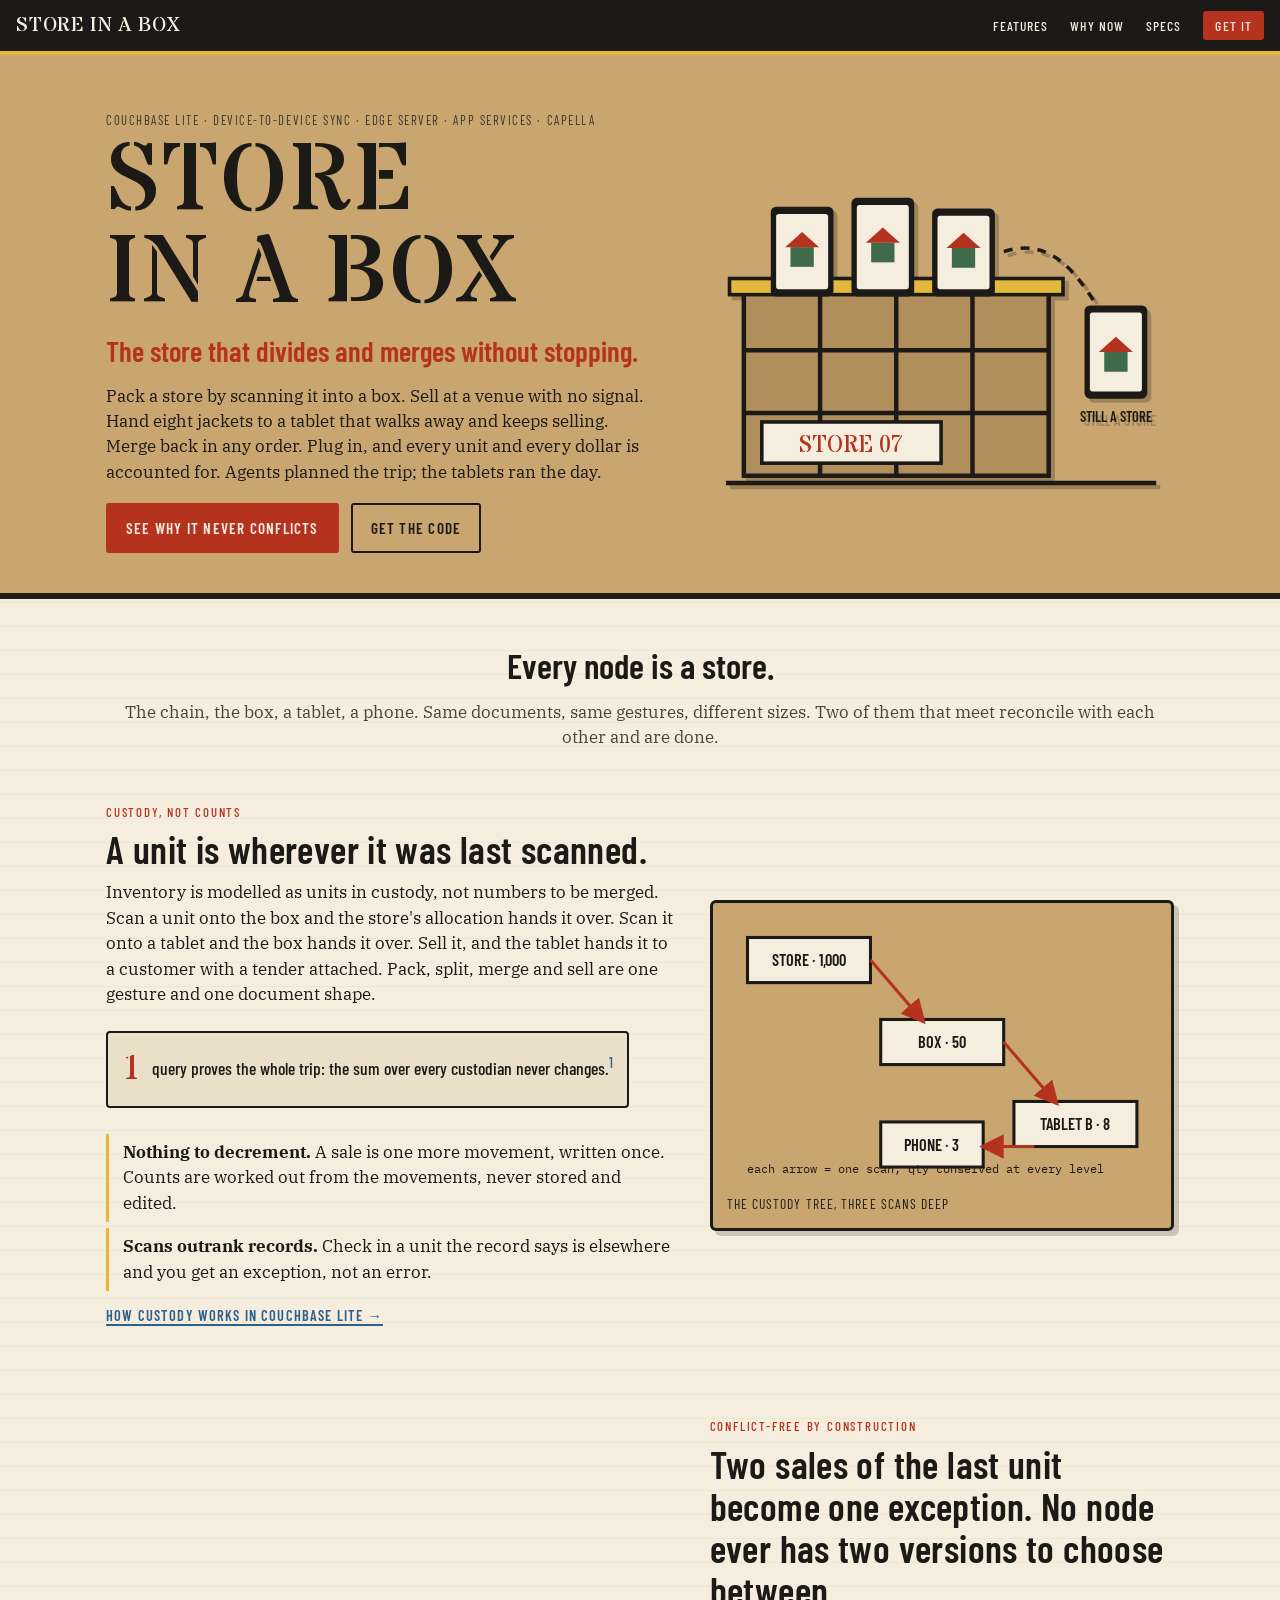
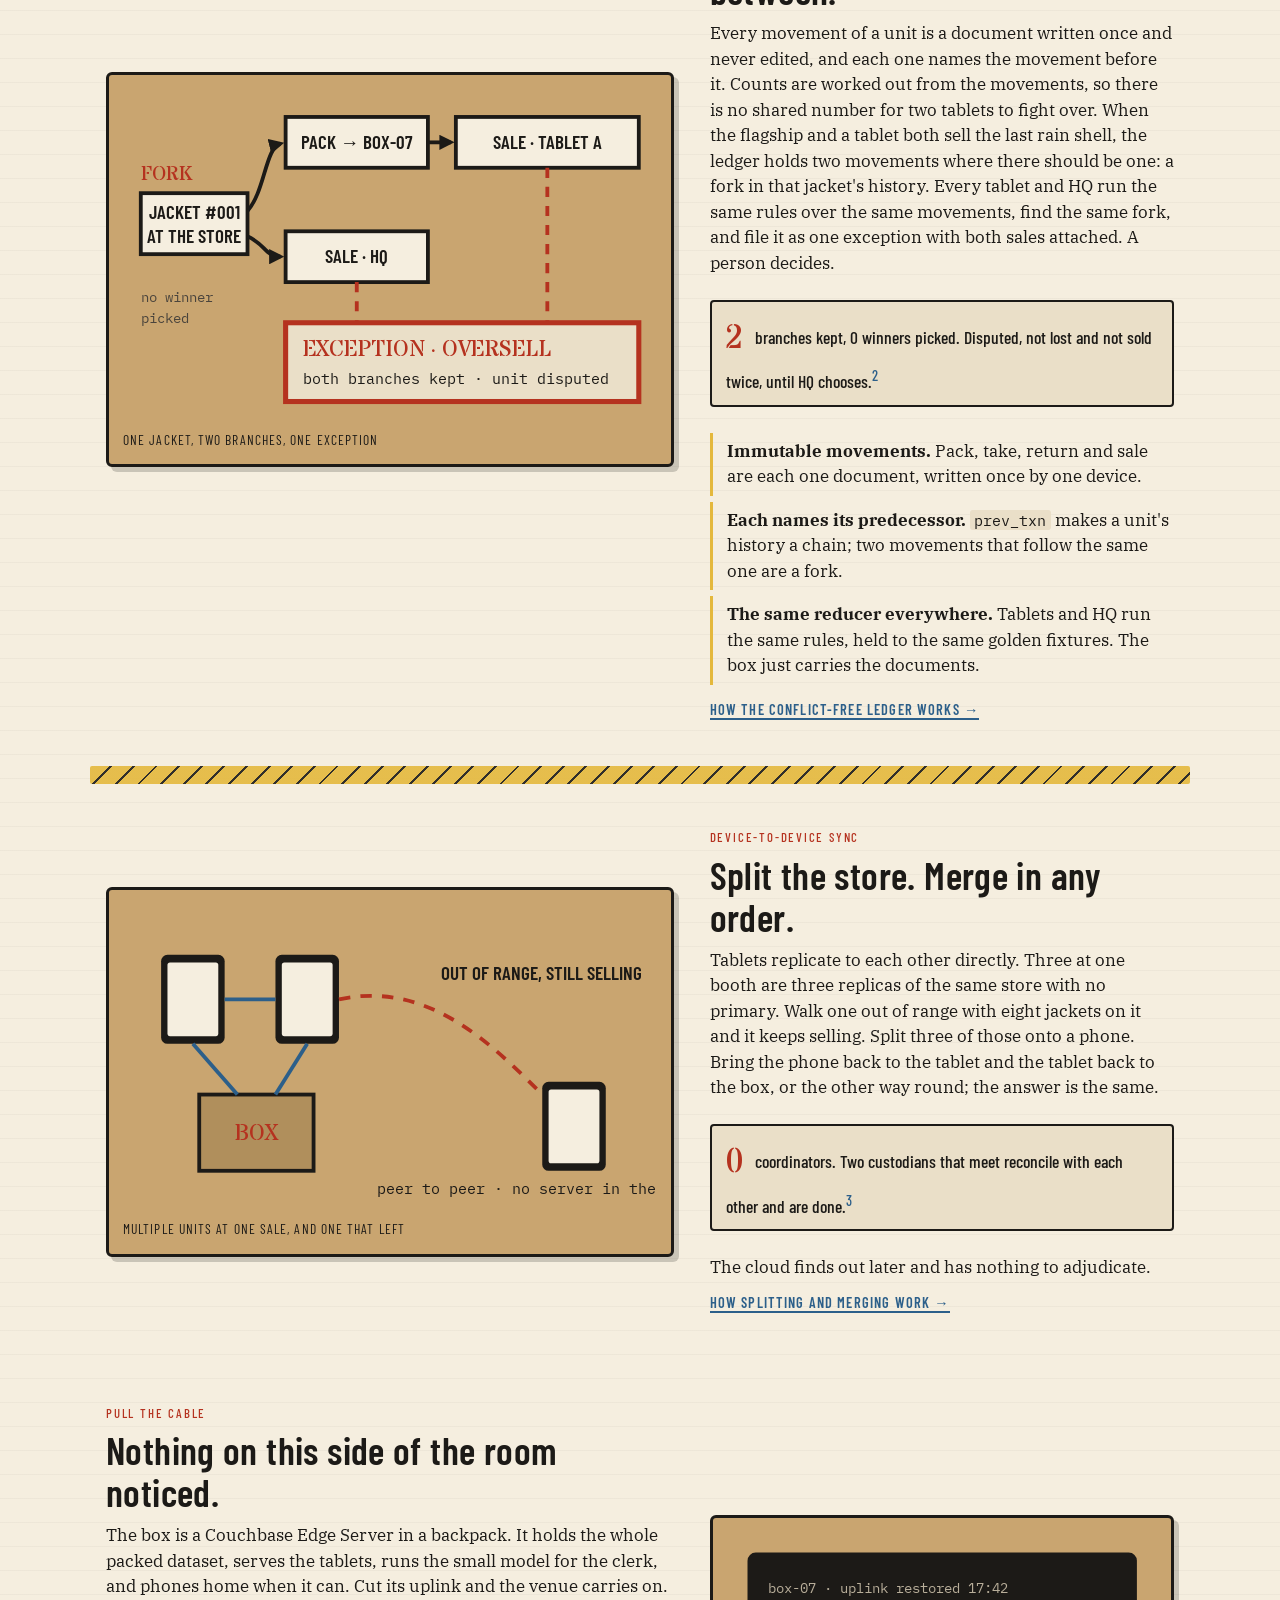
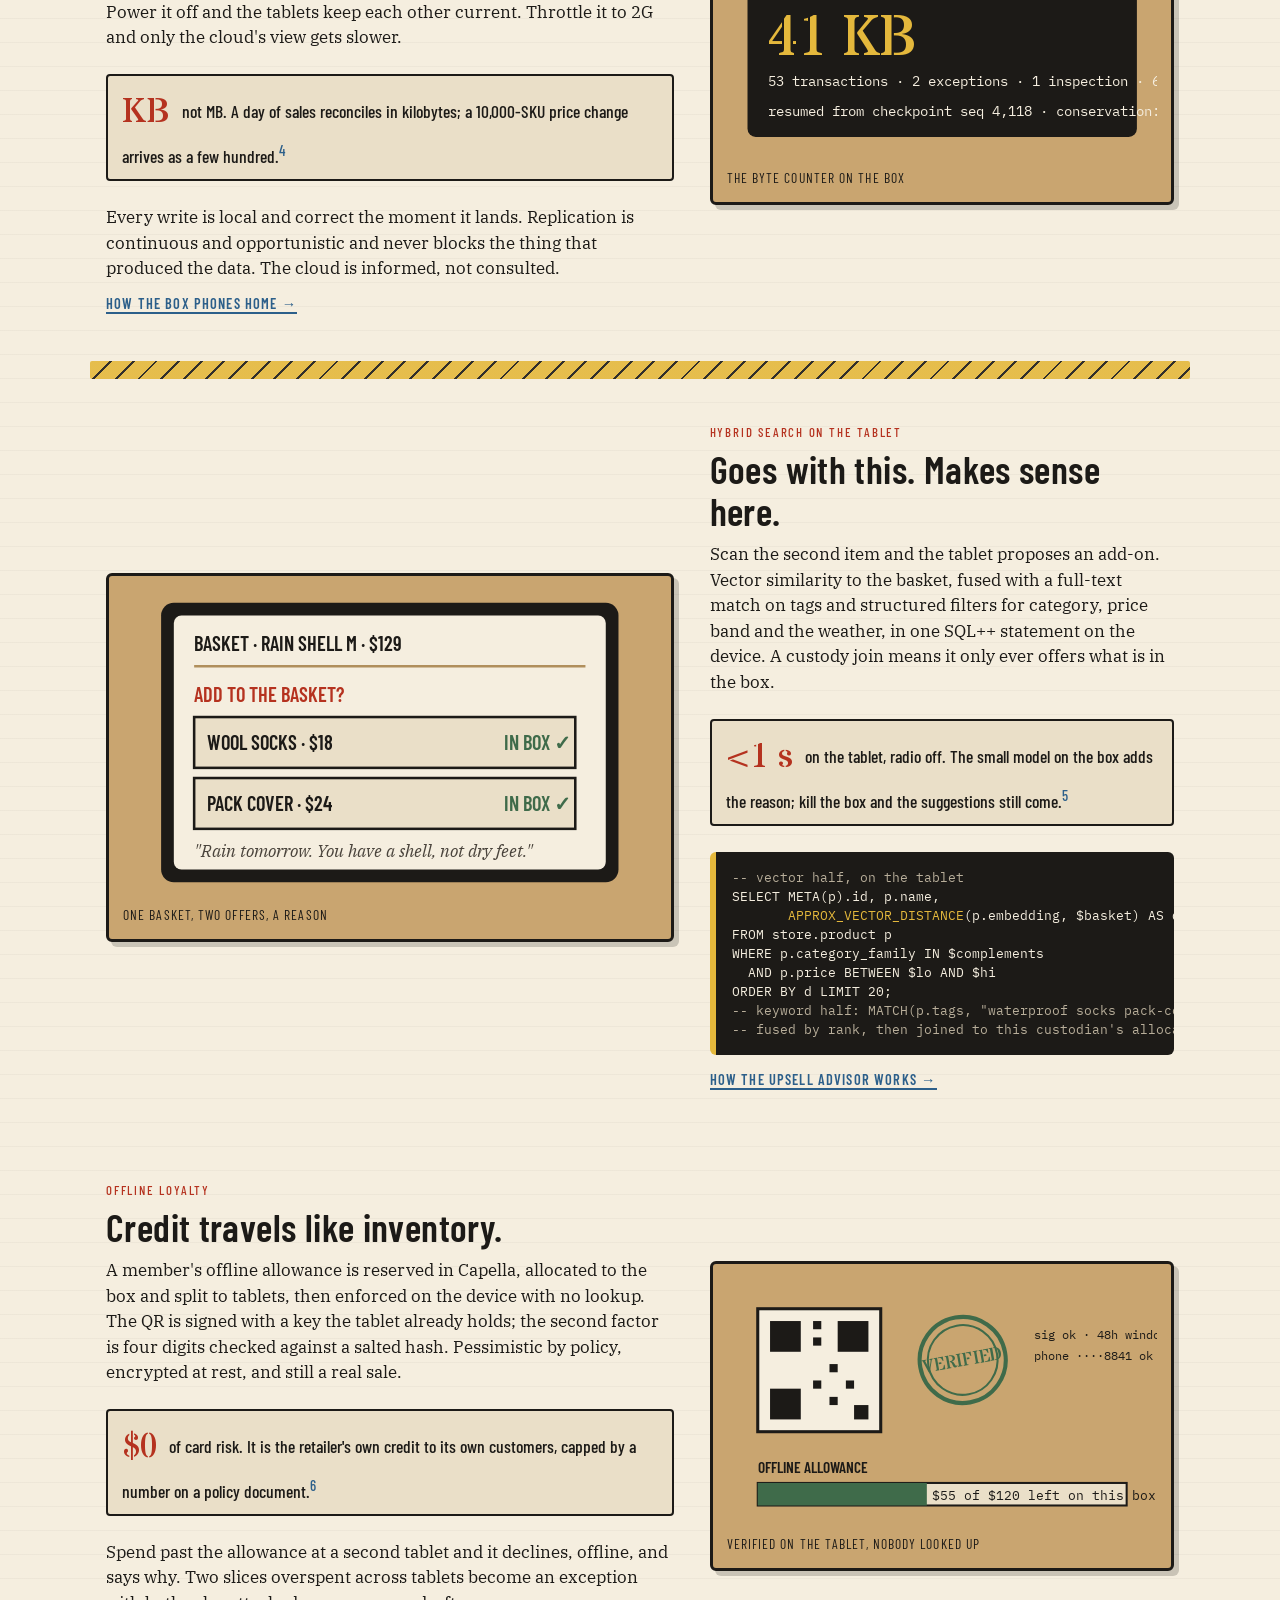
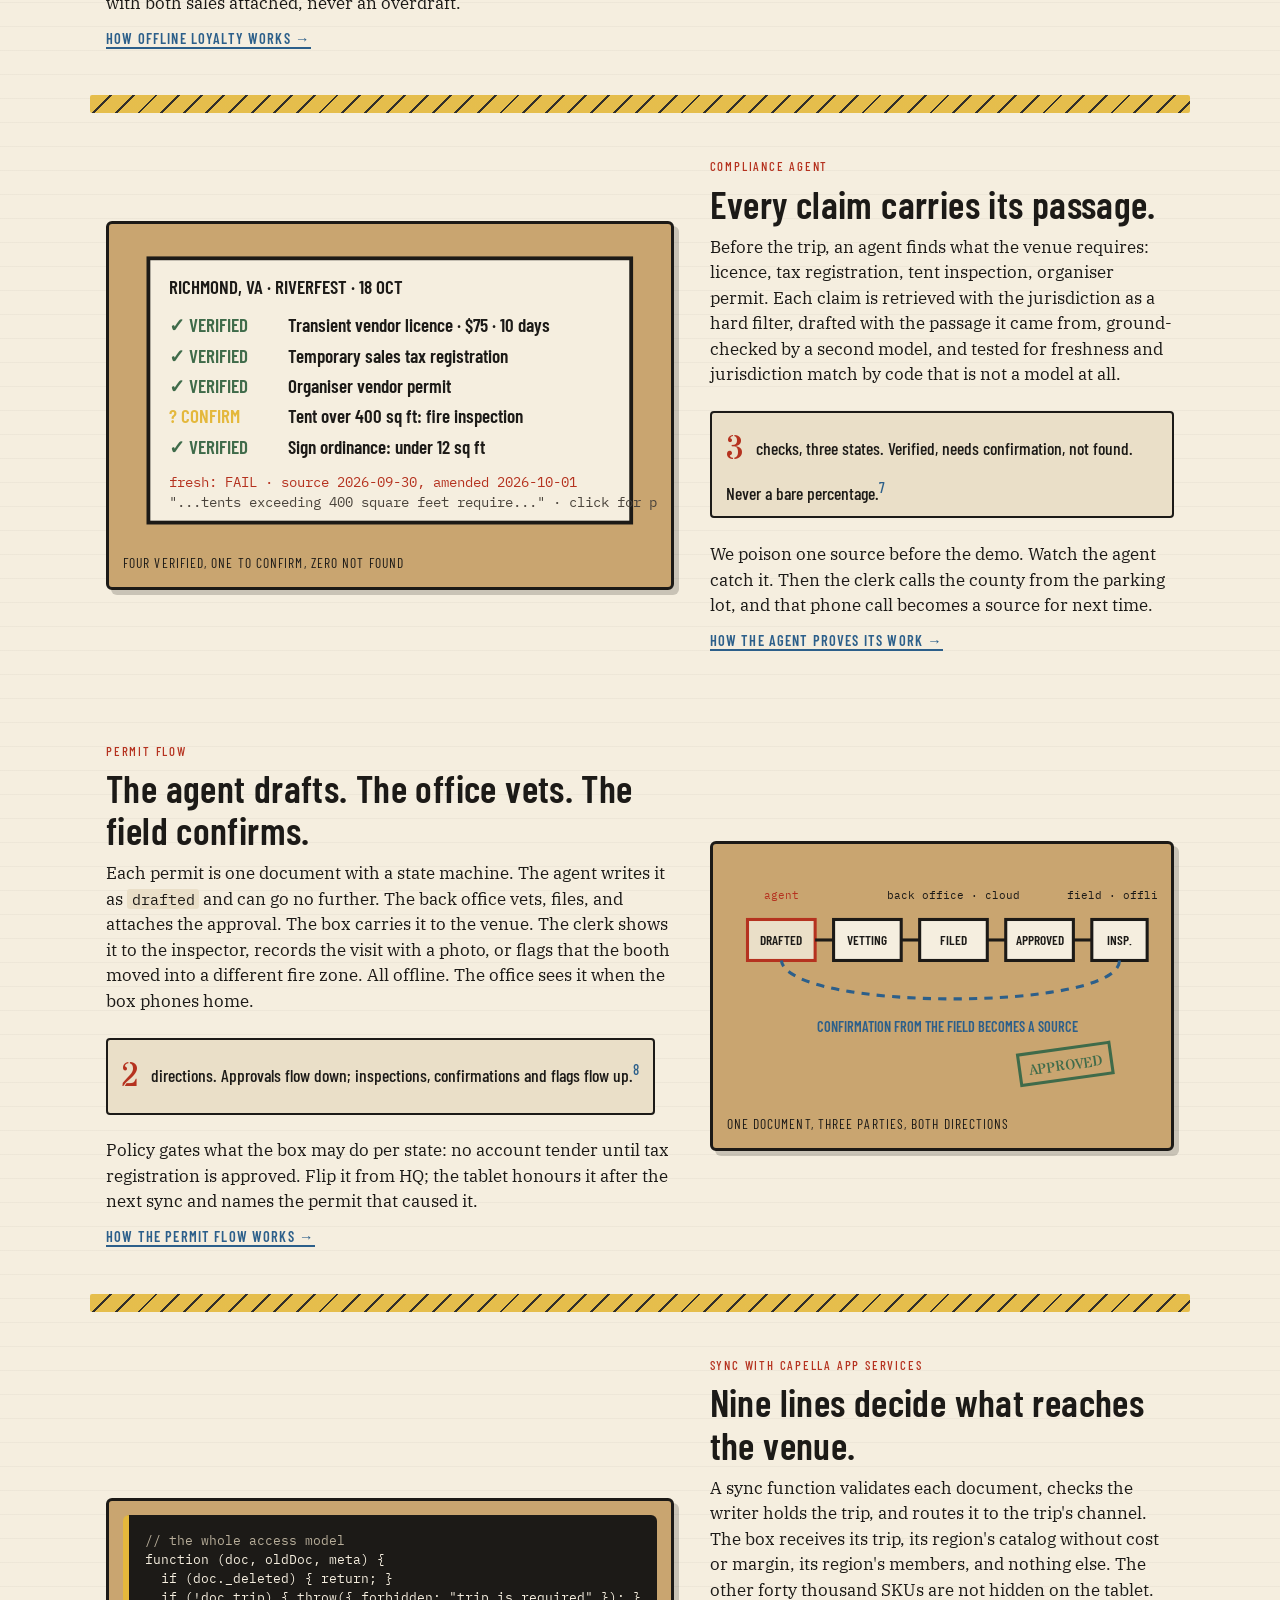
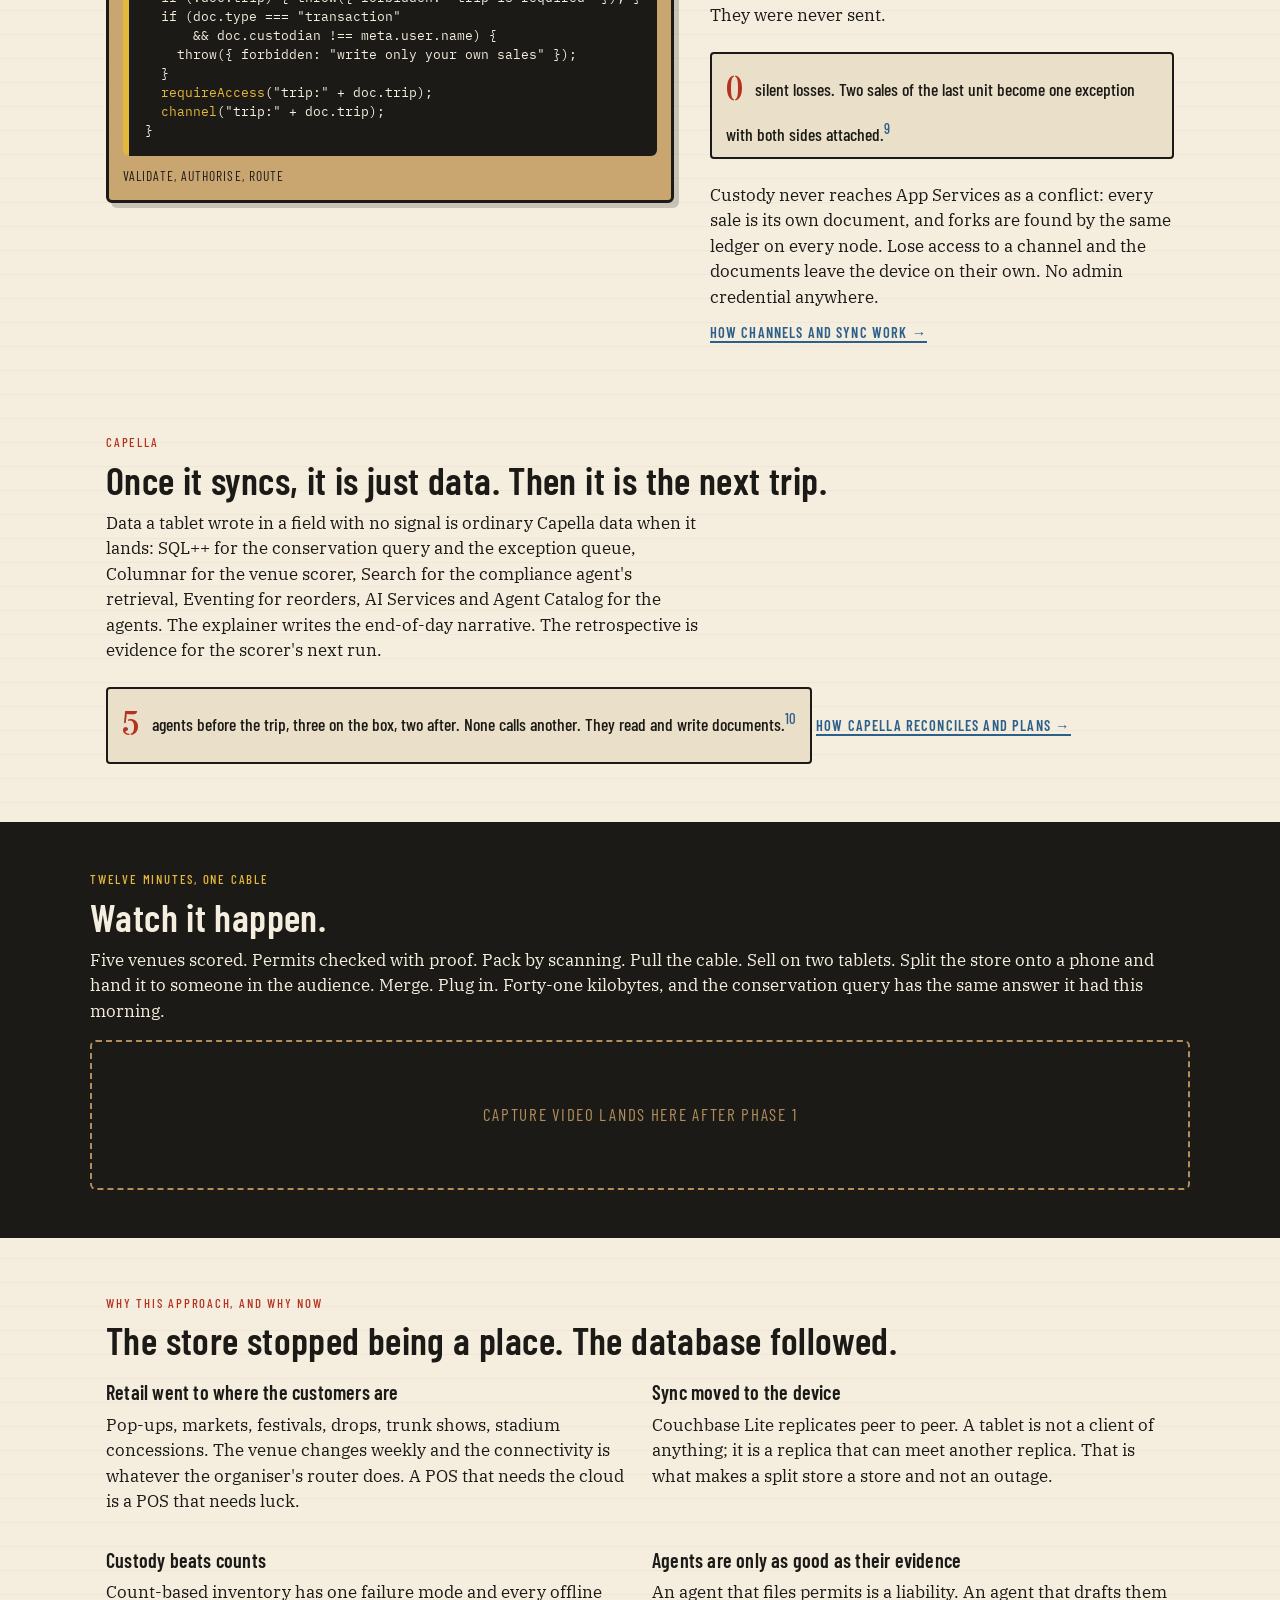
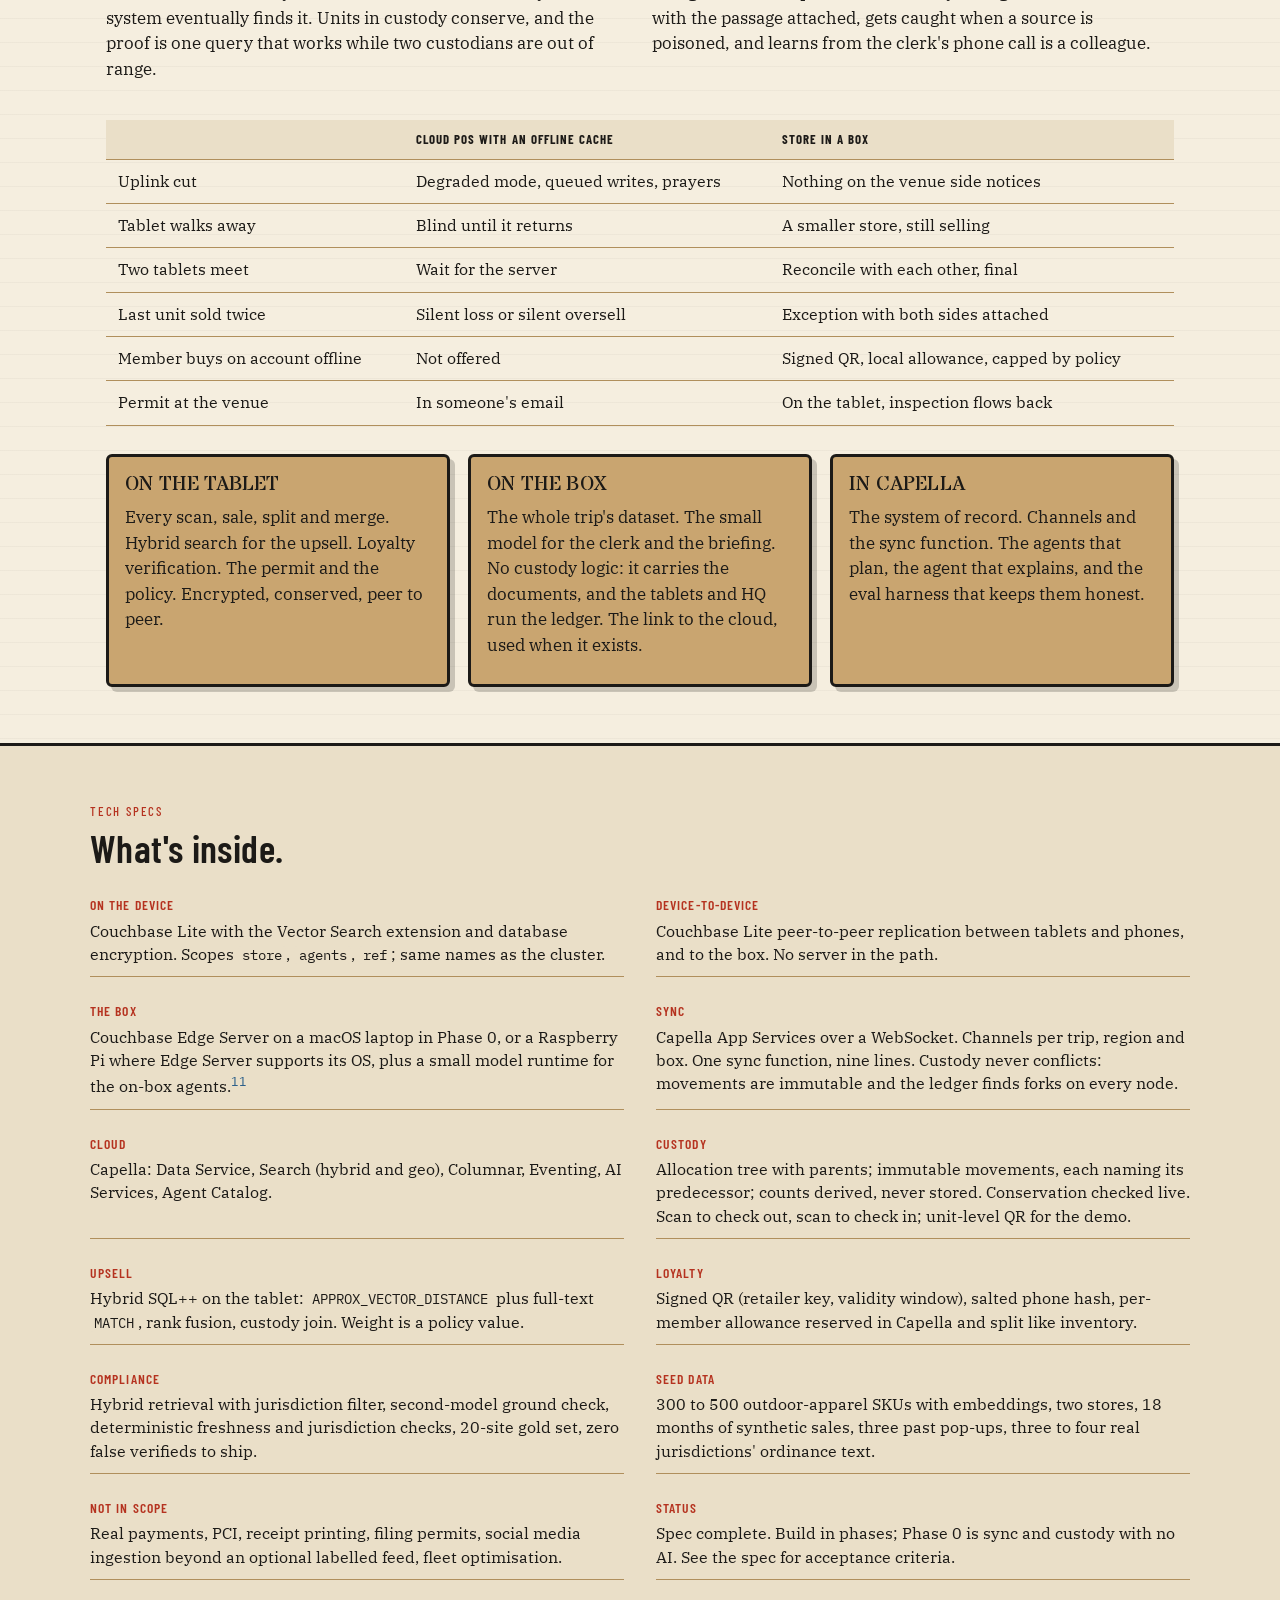
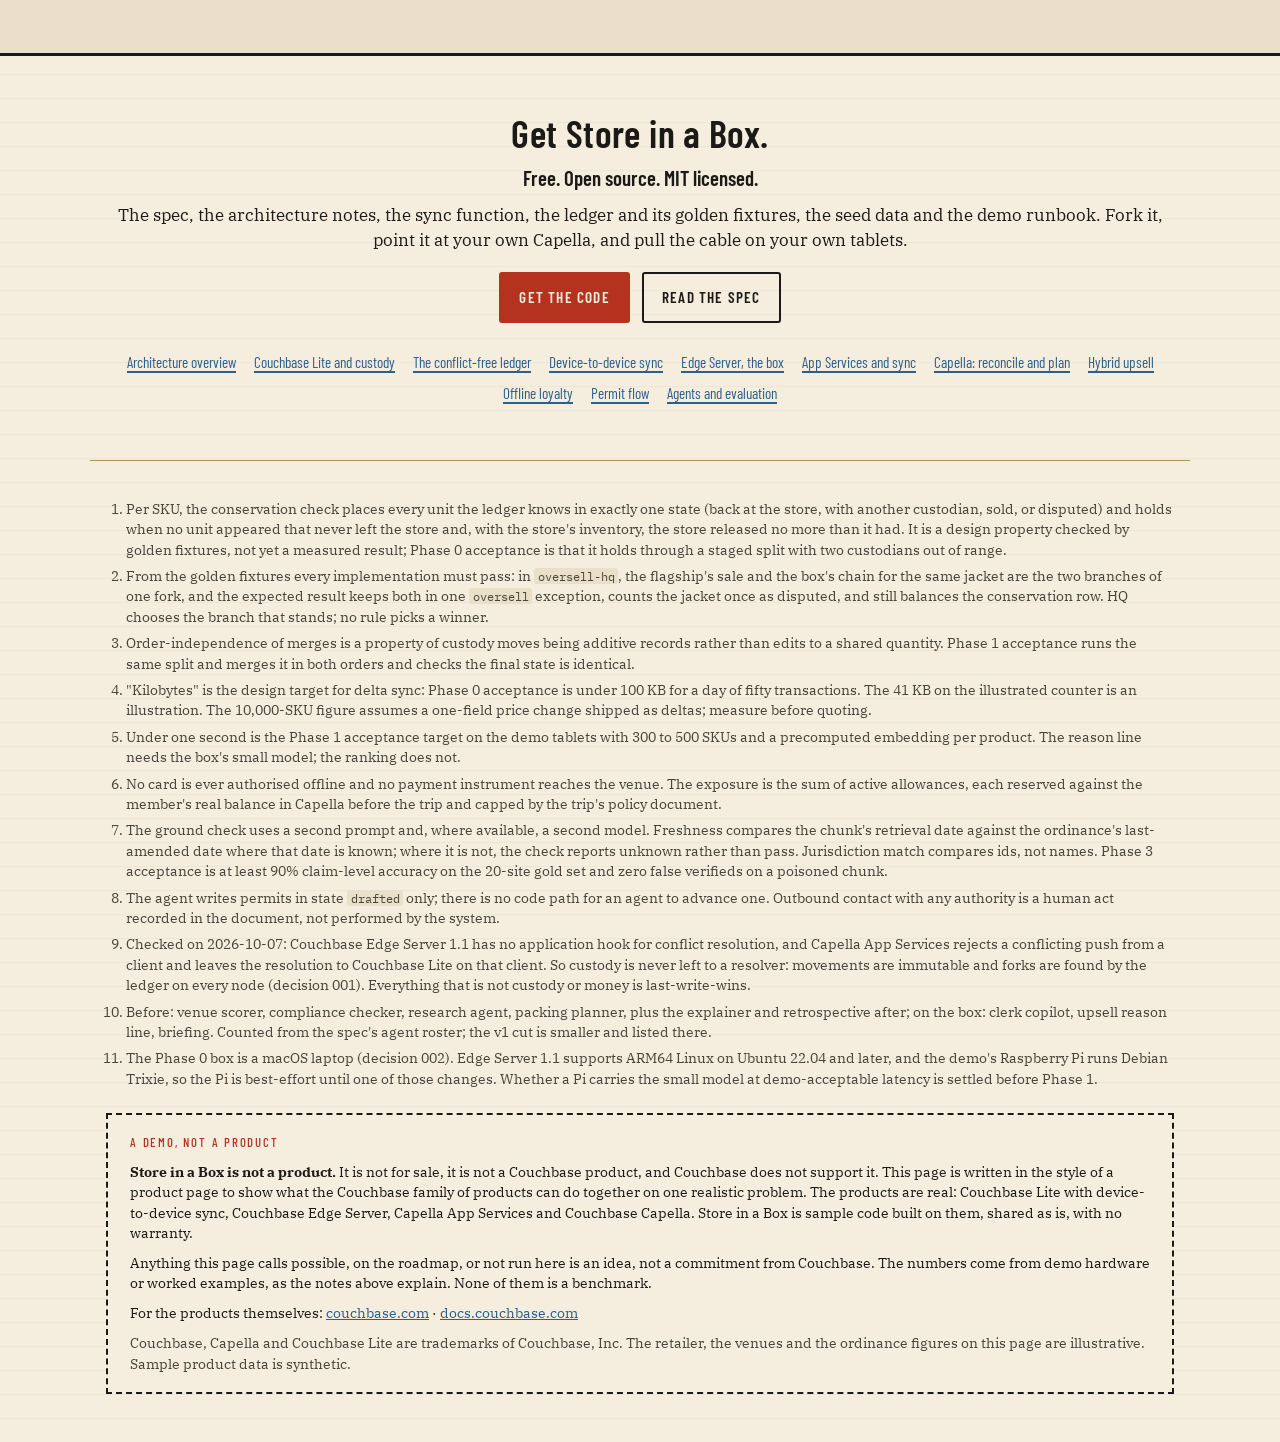
<file: site/index.html>
<!doctype html>
<html lang="en">
<head>
<meta charset="utf-8">
<meta name="viewport" content="width=device-width, initial-scale=1">
<title>Store in a Box</title>
<meta name="description" content="A retail store that packs itself into a box, sells with no signal, splits into pieces that keep selling, and rejoins the chain with every unit accounted for. Built on Couchbase Lite, Edge Server, App Services and Capella. Open source demo.">
<meta property="og:title" content="Store in a Box: the store that divides and merges without stopping">
<meta property="og:description" content="Pack by scanning. Pull the cable. Split the store. Merge in any order. Reconcile without the cloud. Couchbase Lite, Edge Server, App Services, Capella.">
<meta property="og:image" content="images/banner.png">
<link rel="preconnect" href="https://fonts.googleapis.com">
<link rel="preconnect" href="https://fonts.gstatic.com" crossorigin>
<link rel="stylesheet" href="https://fonts.googleapis.com/css2?family=Stardos+Stencil:wght@400;700&family=Barlow+Condensed:wght@500;600&family=IBM+Plex+Serif:ital,wght@0,400;0,600;1,400&family=IBM+Plex+Mono&display=swap">
<link rel="stylesheet" href="styles.css">
</head>
<body>

<nav class="topnav">
  <a class="brand" href="#top">STORE IN A BOX</a>
  <div class="links">
    <a href="#features">Features</a>
    <a href="#why-now">Why now</a>
    <a href="#specs">Specs</a>
    <a class="buy" href="#get-it">Get it</a>
  </div>
</nav>

<!-- ============================== HERO ============================== -->
<header class="hero" id="top">
  <div class="hero-inner">
    <div class="hero-copy">
      <p class="eyebrow">Couchbase Lite · Device-to-device sync · Edge Server · App Services · Capella</p>
      <h1>STORE<br>IN A BOX</h1>
      <p class="tagline">The store that divides and merges without stopping.</p>
      <p class="lede">Pack a store by scanning it into a box. Sell at a venue with no signal. Hand eight jackets to a tablet that walks away and keeps selling. Merge back in any order. Plug in, and every unit and every dollar is accounted for. Agents planned the trip; the tablets ran the day.</p>
      <div class="ctas">
        <a class="btn primary" href="#ledger">See why it never conflicts</a>
        <a class="btn outline" href="https://github.com/omnifroodle/store-in-a-box">Get the code</a>
      </div>
    </div>
    <figure class="hero-fig">
      <svg class="crate" viewBox="0 0 520 400" aria-labelledby="crate-title" role="img">
        <title id="crate-title">A shipping crate open at the top; three tablets stand in it, each marked with a small store icon; a fourth tablet is walking away to the right with a dotted line back to the crate.</title>
        <!-- crate body -->
        <rect x="40" y="150" width="340" height="210" fill="#B08F5C" stroke="#1C1A17" stroke-width="5"/>
        <g stroke="#1C1A17" stroke-width="5" fill="none">
          <line x1="40" y1="220" x2="380" y2="220"/><line x1="40" y1="290" x2="380" y2="290"/>
          <line x1="125" y1="150" x2="125" y2="360"/><line x1="210" y1="150" x2="210" y2="360"/><line x1="295" y1="150" x2="295" y2="360"/>
        </g>
        <!-- stencil label -->
        <rect x="60" y="300" width="200" height="46" fill="#F5EEDF" stroke="#1C1A17" stroke-width="4"/>
        <text x="160" y="333" text-anchor="middle" font-family="Stardos Stencil, Impact, sans-serif" font-size="26" fill="#B5321F">STORE 07</text>
        <!-- tape -->
        <rect x="24" y="140" width="372" height="18" fill="#E4B83C" stroke="#1C1A17" stroke-width="4"/>
        <!-- tablets in the crate -->
        <g>
          <rect x="70" y="60" width="70" height="100" rx="6" fill="#1C1A17"/><rect x="76" y="68" width="58" height="84" rx="3" fill="#F5EEDF"/>
          <rect x="160" y="50" width="70" height="110" rx="6" fill="#1C1A17"/><rect x="166" y="58" width="58" height="94" rx="3" fill="#F5EEDF"/>
          <rect x="250" y="62" width="70" height="98" rx="6" fill="#1C1A17"/><rect x="256" y="70" width="58" height="82" rx="3" fill="#F5EEDF"/>
          <!-- little store icons -->
          <g fill="#3F6B4A"><rect x="92" y="105" width="26" height="22"/><rect x="182" y="100" width="26" height="22"/><rect x="272" y="106" width="26" height="22"/></g>
          <g fill="#B5321F"><polygon points="86,105 105,88 124,105"/><polygon points="176,100 195,83 214,100"/><polygon points="266,106 285,89 304,106"/></g>
        </g>
        <!-- walking-away tablet -->
        <g>
          <path d="M330 110 C 390 90, 420 150, 440 180" stroke="#1C1A17" stroke-width="4" stroke-dasharray="10 9" fill="none"/>
          <rect x="420" y="170" width="70" height="104" rx="6" fill="#1C1A17"/><rect x="426" y="178" width="58" height="88" rx="3" fill="#F5EEDF"/>
          <rect x="442" y="222" width="26" height="22" fill="#3F6B4A"/><polygon points="436,222 455,205 474,222" fill="#B5321F"/>
          <text x="455" y="300" text-anchor="middle" font-family="Barlow Condensed, sans-serif" font-weight="600" font-size="16" fill="#1C1A17">STILL A STORE</text>
        </g>
        <!-- ground -->
        <line x1="20" y1="368" x2="500" y2="368" stroke="#1C1A17" stroke-width="5"/>
      </svg>
    </figure>
  </div>
</header>

<section class="statement">
  <p>Every node is a store.</p>
  <p class="quiet">The chain, the box, a tablet, a phone. Same documents, same gestures, different sizes. Two of them that meet reconcile with each other and are done.</p>
</section>

<!-- ============================ FEATURES ============================ -->
<div id="features">

<section class="feature">
  <div class="copy">
    <p class="kicker">Custody, not counts</p>
    <h2>A unit is wherever it was last scanned.</h2>
    <p>Inventory is modelled as units in custody, not numbers to be merged. Scan a unit onto the box and the store's allocation hands it over. Scan it onto a tablet and the box hands it over. Sell it, and the tablet hands it to a customer with a tender attached. Pack, split, merge and sell are one gesture and one document shape.</p>
    <div class="bignum"><span>1</span> query proves the whole trip: the sum over every custodian never changes.<sup><a href="#fn1">1</a></sup></div>
    <ul class="facts">
      <li><b>Nothing to decrement.</b> A sale is one more movement, written once. Counts are worked out from the movements, never stored and edited.</li>
      <li><b>Scans outrank records.</b> Check in a unit the record says is elsewhere and you get an exception, not an error.</li>
    </ul>
    <a class="more" href="https://github.com/omnifroodle/store-in-a-box/blob/main/docs/architecture/couchbase-lite-custody.md">How custody works in Couchbase Lite →</a>
  </div>
  <figure class="card">
    <svg viewBox="0 0 420 260" role="img" aria-label="Custody tree: store 1000 units, box 50, tablet B 8, phone 3. Each arrow is a scan.">
      <g font-family="Barlow Condensed, sans-serif" font-weight="600" font-size="16" fill="#1C1A17">
        <rect x="20" y="20" width="120" height="44" fill="#F5EEDF" stroke="#1C1A17" stroke-width="3"/><text x="80" y="48" text-anchor="middle">STORE · 1,000</text>
        <rect x="150" y="100" width="120" height="44" fill="#F5EEDF" stroke="#1C1A17" stroke-width="3"/><text x="210" y="128" text-anchor="middle">BOX · 50</text>
        <rect x="280" y="180" width="120" height="44" fill="#F5EEDF" stroke="#1C1A17" stroke-width="3"/><text x="340" y="208" text-anchor="middle">TABLET B · 8</text>
        <rect x="150" y="200" width="100" height="44" fill="#F5EEDF" stroke="#1C1A17" stroke-width="3"/><text x="200" y="228" text-anchor="middle">PHONE · 3</text>
      </g>
      <g stroke="#B5321F" stroke-width="3" fill="none" marker-end="url(#arr)">
        <path d="M140 42 L 190 100"/><path d="M270 122 L 320 180"/><path d="M300 224 L 252 224"/>
      </g>
      <defs><marker id="arr" markerWidth="8" markerHeight="8" refX="6" refY="4" orient="auto"><path d="M0,0 L8,4 L0,8 z" fill="#B5321F"/></marker></defs>
      <text x="20" y="250" font-family="IBM Plex Mono, monospace" font-size="12" fill="#1C1A17">each arrow = one scan; qty conserved at every level</text>
    </svg>
    <figcaption>The custody tree, three scans deep</figcaption>
  </figure>
</section>

<section class="feature flip" id="ledger">
  <div class="copy">
    <p class="kicker">Conflict-free by construction</p>
    <h2>Two sales of the last unit become one exception. No node ever has two versions to choose between.</h2>
    <p>Every movement of a unit is a document written once and never edited, and each one names the movement before it. Counts are worked out from the movements, so there is no shared number for two tablets to fight over. When the flagship and a tablet both sell the last rain shell, the ledger holds two movements where there should be one: a fork in that jacket's history. Every tablet and HQ run the same rules over the same movements, find the same fork, and file it as one exception with both sales attached. A person decides.</p>
    <div class="bignum"><span>2</span> branches kept, 0 winners picked. Disputed, not lost and not sold twice, until HQ chooses.<sup><a href="#fn2">2</a></sup></div>
    <ul class="facts">
      <li><b>Immutable movements.</b> Pack, take, return and sale are each one document, written once by one device.</li>
      <li><b>Each names its predecessor.</b> <code>prev_txn</code> makes a unit's history a chain; two movements that follow the same one are a fork.</li>
      <li><b>The same reducer everywhere.</b> Tablets and HQ run the same rules, held to the same golden fixtures. The box just carries the documents.</li>
    </ul>
    <a class="more" href="https://github.com/omnifroodle/store-in-a-box/blob/main/docs/architecture/conflict-free-ledger.md">How the conflict-free ledger works →</a>
  </div>
  <figure class="card">
    <svg viewBox="0 0 420 260" role="img" aria-label="One rain shell's history as a fork. From the store, one branch packs it onto the box and tablet A sells it; the other branch is HQ's sale of the same unit. Both branches lead into one oversell exception, and the unit is disputed.">
      <defs><marker id="arrL" viewBox="0 0 8 8" markerWidth="4" markerHeight="4" refX="6" refY="4" orient="auto"><path d="M0,0 L8,4 L0,8 z" fill="#1C1A17"/></marker></defs>
      <g font-family="Barlow Condensed, sans-serif" font-weight="600" font-size="15" fill="#1C1A17">
        <rect x="14" y="82" width="84" height="48" fill="#F5EEDF" stroke="#1C1A17" stroke-width="3"/>
        <text x="56" y="102" text-anchor="middle">JACKET #001</text><text x="56" y="121" text-anchor="middle">AT THE STORE</text>
        <rect x="128" y="22" width="112" height="40" fill="#F5EEDF" stroke="#1C1A17" stroke-width="3"/><text x="184" y="47" text-anchor="middle">PACK → BOX-07</text>
        <rect x="262" y="22" width="144" height="40" fill="#F5EEDF" stroke="#1C1A17" stroke-width="3"/><text x="334" y="47" text-anchor="middle">SALE · TABLET A</text>
        <rect x="128" y="112" width="112" height="40" fill="#F5EEDF" stroke="#1C1A17" stroke-width="3"/><text x="184" y="137" text-anchor="middle">SALE · HQ</text>
      </g>
      <g stroke="#1C1A17" stroke-width="3" fill="none" marker-end="url(#arrL)">
        <path d="M98 96 C 112 80, 112 46, 124 43"/><path d="M98 116 C 112 122, 112 132, 124 132"/><path d="M240 42 L 258 42"/>
      </g>
      <text x="14" y="72" font-family="Stardos Stencil, Impact, sans-serif" font-size="16" fill="#B5321F">FORK</text>
      <g stroke="#B5321F" stroke-width="3" stroke-dasharray="8 7" fill="none">
        <path d="M334 62 L 334 184"/><path d="M184 152 L 184 184"/>
      </g>
      <rect x="128" y="184" width="278" height="62" fill="#EADFC8" stroke="#B5321F" stroke-width="4"/>
      <text x="142" y="210" font-family="Stardos Stencil, Impact, sans-serif" font-size="18" fill="#B5321F">EXCEPTION · OVERSELL</text>
      <text x="142" y="232" font-family="IBM Plex Mono, monospace" font-size="12" fill="#1C1A17">both branches kept · unit disputed</text>
      <text x="14" y="168" font-family="IBM Plex Mono, monospace" font-size="11" fill="#4A443C">no winner</text>
      <text x="14" y="184" font-family="IBM Plex Mono, monospace" font-size="11" fill="#4A443C">picked</text>
    </svg>
    <figcaption>One jacket, two branches, one exception</figcaption>
  </figure>
</section>

<hr class="tape">

<section class="feature flip">
  <div class="copy">
    <p class="kicker">Device-to-device sync</p>
    <h2>Split the store. Merge in any order.</h2>
    <p>Tablets replicate to each other directly. Three at one booth are three replicas of the same store with no primary. Walk one out of range with eight jackets on it and it keeps selling. Split three of those onto a phone. Bring the phone back to the tablet and the tablet back to the box, or the other way round; the answer is the same.</p>
    <div class="bignum"><span>0</span> coordinators. Two custodians that meet reconcile with each other and are done.<sup><a href="#fn3">3</a></sup></div>
    <p>The cloud finds out later and has nothing to adjudicate.</p>
    <a class="more" href="https://github.com/omnifroodle/store-in-a-box/blob/main/docs/architecture/device-to-device-sync.md">How splitting and merging work →</a>
  </div>
  <figure class="card">
    <svg viewBox="0 0 420 240" role="img" aria-label="Three tablets connected to each other and to a box; one tablet drifts away with a dotted link; later it returns.">
      <g fill="#1C1A17"><rect x="30" y="40" width="50" height="70" rx="5"/><rect x="120" y="40" width="50" height="70" rx="5"/><rect x="330" y="140" width="50" height="70" rx="5"/></g>
      <g fill="#F5EEDF"><rect x="35" y="46" width="40" height="58" rx="2"/><rect x="125" y="46" width="40" height="58" rx="2"/><rect x="335" y="146" width="40" height="58" rx="2"/></g>
      <rect x="60" y="150" width="90" height="60" fill="#B08F5C" stroke="#1C1A17" stroke-width="3"/>
      <text x="105" y="186" text-anchor="middle" font-family="Stardos Stencil, Impact, sans-serif" font-size="18" fill="#B5321F">BOX</text>
      <g stroke="#2C5F8A" stroke-width="3" fill="none">
        <line x1="80" y1="75" x2="120" y2="75"/><line x1="55" y1="110" x2="90" y2="150"/><line x1="145" y1="110" x2="120" y2="150"/>
      </g>
      <path d="M170 75 C 240 60, 290 110, 330 150" stroke="#B5321F" stroke-width="3" stroke-dasharray="9 8" fill="none"/>
      <text x="250" y="60" font-family="Barlow Condensed, sans-serif" font-weight="600" font-size="15" fill="#1C1A17">OUT OF RANGE, STILL SELLING</text>
      <text x="200" y="228" font-family="IBM Plex Mono, monospace" font-size="12" fill="#1C1A17">peer to peer · no server in the path</text>
    </svg>
    <figcaption>Multiple units at one sale, and one that left</figcaption>
  </figure>
</section>

<section class="feature hero-feature">
  <div class="copy">
    <p class="kicker">Pull the cable</p>
    <h2>Nothing on this side of the room noticed.</h2>
    <p>The box is a Couchbase Edge Server in a backpack. It holds the whole packed dataset, serves the tablets, runs the small model for the clerk, and phones home when it can. Cut its uplink and the venue carries on. Power it off and the tablets keep each other current. Throttle it to 2G and only the cloud's view gets slower.</p>
    <div class="bignum"><span>KB</span> not MB. A day of sales reconciles in kilobytes; a 10,000-SKU price change arrives as a few hundred.<sup><a href="#fn4">4</a></sup></div>
    <p>Every write is local and correct the moment it lands. Replication is continuous and opportunistic and never blocks the thing that produced the data. The cloud is informed, not consulted.</p>
    <a class="more" href="https://github.com/omnifroodle/store-in-a-box/blob/main/docs/architecture/edge-server-box.md">How the box phones home →</a>
  </div>
  <figure class="card">
    <svg viewBox="0 0 420 220" role="img" aria-label="A byte counter reading 41 KB after a day offline, with a cable icon unplugged then plugged.">
      <rect x="20" y="20" width="380" height="180" fill="#1C1A17" rx="8"/>
      <text x="40" y="60" font-family="IBM Plex Mono, monospace" font-size="14" fill="#B8AE9A">box-07 · uplink restored 17:42</text>
      <text x="40" y="120" font-family="Stardos Stencil, Impact, sans-serif" font-size="56" fill="#E4B83C">41 KB</text>
      <text x="40" y="150" font-family="IBM Plex Mono, monospace" font-size="14" fill="#F5EEDF">53 transactions · 2 exceptions · 1 inspection · 6 demand signals</text>
      <text x="40" y="180" font-family="IBM Plex Mono, monospace" font-size="14" fill="#F5EEDF">resumed from checkpoint seq 4,118 · conservation: OK</text>
    </svg>
    <figcaption>The byte counter on the box</figcaption>
  </figure>
</section>

<hr class="tape">

<section class="feature flip">
  <div class="copy">
    <p class="kicker">Hybrid search on the tablet</p>
    <h2>Goes with this. Makes sense here.</h2>
    <p>Scan the second item and the tablet proposes an add-on. Vector similarity to the basket, fused with a full-text match on tags and structured filters for category, price band and the weather, in one SQL++ statement on the device. A custody join means it only ever offers what is in the box.</p>
    <div class="bignum"><span>&lt;1 s</span> on the tablet, radio off. The small model on the box adds the reason; kill the box and the suggestions still come.<sup><a href="#fn5">5</a></sup></div>
    <pre class="query"><span class="c">-- vector half, on the tablet</span>
SELECT META(p).id, p.name,
       <span class="k">APPROX_VECTOR_DISTANCE</span>(p.embedding, $basket) AS d
FROM store.product p
WHERE p.category_family IN $complements
  AND p.price BETWEEN $lo AND $hi
ORDER BY d LIMIT 20;
<span class="c">-- keyword half: MATCH(p.tags, "waterproof socks pack-cover"), same filters</span>
<span class="c">-- fused by rank, then joined to this custodian's allocations</span></pre>
    <a class="more" href="https://github.com/omnifroodle/store-in-a-box/blob/main/docs/architecture/hybrid-upsell.md">How the upsell advisor works →</a>
  </div>
  <figure class="card">
    <svg viewBox="0 0 420 240" role="img" aria-label="A checkout screen: rain shell in the basket; two suggestions, wool socks and a pack cover, with a one-line reason.">
      <rect x="30" y="10" width="360" height="220" rx="10" fill="#1C1A17"/><rect x="40" y="20" width="340" height="200" rx="6" fill="#F5EEDF"/>
      <g font-family="Barlow Condensed, sans-serif" font-weight="600" font-size="16" fill="#1C1A17">
        <text x="56" y="48">BASKET · RAIN SHELL M · $129</text>
        <line x1="56" y1="60" x2="364" y2="60" stroke="#B08F5C" stroke-width="2"/>
        <text x="56" y="88" fill="#B5321F">ADD TO THE BASKET?</text>
        <rect x="56" y="100" width="300" height="40" fill="#EADFC8" stroke="#1C1A17" stroke-width="2"/><text x="66" y="126">WOOL SOCKS · $18</text><text x="300" y="126" fill="#3F6B4A">IN BOX ✓</text>
        <rect x="56" y="148" width="300" height="40" fill="#EADFC8" stroke="#1C1A17" stroke-width="2"/><text x="66" y="174">PACK COVER · $24</text><text x="300" y="174" fill="#3F6B4A">IN BOX ✓</text>
      </g>
      <text x="56" y="210" font-family="IBM Plex Serif, serif" font-style="italic" font-size="13" fill="#4A443C">"Rain tomorrow. You have a shell, not dry feet."</text>
    </svg>
    <figcaption>One basket, two offers, a reason</figcaption>
  </figure>
</section>

<section class="feature">
  <div class="copy">
    <p class="kicker">Offline loyalty</p>
    <h2>Credit travels like inventory.</h2>
    <p>A member's offline allowance is reserved in Capella, allocated to the box and split to tablets, then enforced on the device with no lookup. The QR is signed with a key the tablet already holds; the second factor is four digits checked against a salted hash. Pessimistic by policy, encrypted at rest, and still a real sale.</p>
    <div class="bignum"><span>$0</span> of card risk. It is the retailer's own credit to its own customers, capped by a number on a policy document.<sup><a href="#fn6">6</a></sup></div>
    <p>Spend past the allowance at a second tablet and it declines, offline, and says why. Two slices overspent across tablets become an exception with both sales attached, never an overdraft.</p>
    <a class="more" href="https://github.com/omnifroodle/store-in-a-box/blob/main/docs/architecture/offline-loyalty.md">How offline loyalty works →</a>
  </div>
  <figure class="card">
    <svg viewBox="0 0 420 240" role="img" aria-label="A loyalty card QR code, a verified stamp, and an allowance bar dropping from 120 to 55.">
      <rect x="30" y="30" width="120" height="120" fill="#F5EEDF" stroke="#1C1A17" stroke-width="3"/>
      <g fill="#1C1A17">
        <rect x="42" y="42" width="30" height="30"/><rect x="108" y="42" width="30" height="30"/><rect x="42" y="108" width="30" height="30"/>
        <rect x="84" y="42" width="8" height="8"/><rect x="84" y="58" width="8" height="8"/><rect x="100" y="84" width="8" height="8"/><rect x="84" y="100" width="8" height="8"/><rect x="116" y="100" width="8" height="8"/><rect x="100" y="116" width="8" height="8"/><rect x="124" y="124" width="14" height="14"/>
      </g>
      <g transform="rotate(-10 230 80)"><circle cx="230" cy="80" r="42" fill="none" stroke="#3F6B4A" stroke-width="4"/><circle cx="230" cy="80" r="34" fill="none" stroke="#3F6B4A" stroke-width="2"/><text x="230" y="86" text-anchor="middle" font-family="Stardos Stencil, Impact, sans-serif" font-size="18" fill="#3F6B4A">VERIFIED</text></g>
      <text x="300" y="60" font-family="IBM Plex Mono, monospace" font-size="12" fill="#1C1A17">sig ok · 48h window</text>
      <text x="300" y="80" font-family="IBM Plex Mono, monospace" font-size="12" fill="#1C1A17">phone ····8841 ok</text>
      <text x="30" y="190" font-family="Barlow Condensed, sans-serif" font-weight="600" font-size="15" fill="#1C1A17">OFFLINE ALLOWANCE</text>
      <rect x="30" y="200" width="360" height="22" fill="#EADFC8" stroke="#1C1A17" stroke-width="2"/><rect x="30" y="200" width="165" height="22" fill="#3F6B4A"/>
      <text x="200" y="217" font-family="IBM Plex Mono, monospace" font-size="13" fill="#1C1A17">$55 of $120 left on this box</text>
    </svg>
    <figcaption>Verified on the tablet, nobody looked up</figcaption>
  </figure>
</section>

<hr class="tape">

<section class="feature flip">
  <div class="copy">
    <p class="kicker">Compliance agent</p>
    <h2>Every claim carries its passage.</h2>
    <p>Before the trip, an agent finds what the venue requires: licence, tax registration, tent inspection, organiser permit. Each claim is retrieved with the jurisdiction as a hard filter, drafted with the passage it came from, ground-checked by a second model, and tested for freshness and jurisdiction match by code that is not a model at all.</p>
    <div class="bignum"><span>3</span> checks, three states. Verified, needs confirmation, not found. Never a bare percentage.<sup><a href="#fn7">7</a></sup></div>
    <p>We poison one source before the demo. Watch the agent catch it. Then the clerk calls the county from the parking lot, and that phone call becomes a source for next time.</p>
    <a class="more" href="https://github.com/omnifroodle/store-in-a-box/blob/main/docs/architecture/agents-and-evaluation.md">How the agent proves its work →</a>
  </div>
  <figure class="card">
    <svg viewBox="0 0 420 240" role="img" aria-label="A compliance checklist with four verified items and one needing confirmation, with a passage quoted below.">
      <rect x="20" y="16" width="380" height="208" fill="#F5EEDF" stroke="#1C1A17" stroke-width="3"/>
      <g font-family="Barlow Condensed, sans-serif" font-weight="600" font-size="15" fill="#1C1A17">
        <text x="36" y="44">RICHMOND, VA · RIVERFEST · 18 OCT</text>
        <text x="36" y="74" fill="#3F6B4A">✓ VERIFIED</text><text x="130" y="74">Transient vendor licence · $75 · 10 days</text>
        <text x="36" y="98" fill="#3F6B4A">✓ VERIFIED</text><text x="130" y="98">Temporary sales tax registration</text>
        <text x="36" y="122" fill="#3F6B4A">✓ VERIFIED</text><text x="130" y="122">Organiser vendor permit</text>
        <text x="36" y="146" fill="#E4B83C">? CONFIRM</text><text x="130" y="146">Tent over 400 sq ft: fire inspection</text>
        <text x="36" y="170" fill="#3F6B4A">✓ VERIFIED</text><text x="130" y="170">Sign ordinance: under 12 sq ft</text>
      </g>
      <text x="36" y="196" font-family="IBM Plex Mono, monospace" font-size="11" fill="#B5321F">fresh: FAIL · source 2026-09-30, amended 2026-10-01</text>
      <text x="36" y="212" font-family="IBM Plex Mono, monospace" font-size="11" fill="#4A443C">"...tents exceeding 400 square feet require..." · click for passage</text>
    </svg>
    <figcaption>Four verified, one to confirm, zero not found</figcaption>
  </figure>
</section>

<section class="feature">
  <div class="copy">
    <p class="kicker">Permit flow</p>
    <h2>The agent drafts. The office vets. The field confirms.</h2>
    <p>Each permit is one document with a state machine. The agent writes it as <code>drafted</code> and can go no further. The back office vets, files, and attaches the approval. The box carries it to the venue. The clerk shows it to the inspector, records the visit with a photo, or flags that the booth moved into a different fire zone. All offline. The office sees it when the box phones home.</p>
    <div class="bignum"><span>2</span> directions. Approvals flow down; inspections, confirmations and flags flow up.<sup><a href="#fn8">8</a></sup></div>
    <p>Policy gates what the box may do per state: no account tender until tax registration is approved. Flip it from HQ; the tablet honours it after the next sync and names the permit that caused it.</p>
    <a class="more" href="https://github.com/omnifroodle/store-in-a-box/blob/main/docs/architecture/permit-flow.md">How the permit flow works →</a>
  </div>
  <figure class="card">
    <svg viewBox="0 0 420 240" role="img" aria-label="Permit states in a row: drafted, vetting, filed, approved, inspected, with the first owned by the agent and the rest by people.">
      <g font-family="Barlow Condensed, sans-serif" font-weight="600" font-size="13" fill="#1C1A17">
        <rect x="20" y="60" width="66" height="40" fill="#EADFC8" stroke="#B5321F" stroke-width="3"/><text x="53" y="85" text-anchor="middle">DRAFTED</text>
        <rect x="104" y="60" width="66" height="40" fill="#F5EEDF" stroke="#1C1A17" stroke-width="3"/><text x="137" y="85" text-anchor="middle">VETTING</text>
        <rect x="188" y="60" width="66" height="40" fill="#F5EEDF" stroke="#1C1A17" stroke-width="3"/><text x="221" y="85" text-anchor="middle">FILED</text>
        <rect x="272" y="60" width="66" height="40" fill="#F5EEDF" stroke="#1C1A17" stroke-width="3"/><text x="305" y="85" text-anchor="middle">APPROVED</text>
        <rect x="356" y="60" width="54" height="40" fill="#F5EEDF" stroke="#1C1A17" stroke-width="3"/><text x="383" y="85" text-anchor="middle">INSP.</text>
      </g>
      <g stroke="#1C1A17" stroke-width="3" fill="none"><line x1="86" y1="80" x2="104" y2="80"/><line x1="170" y1="80" x2="188" y2="80"/><line x1="254" y1="80" x2="272" y2="80"/><line x1="338" y1="80" x2="356" y2="80"/></g>
      <text x="53" y="40" text-anchor="middle" font-family="IBM Plex Mono, monospace" font-size="11" fill="#B5321F">agent</text>
      <text x="221" y="40" text-anchor="middle" font-family="IBM Plex Mono, monospace" font-size="11" fill="#1C1A17">back office · cloud</text>
      <text x="383" y="40" text-anchor="middle" font-family="IBM Plex Mono, monospace" font-size="11" fill="#1C1A17">field · offline</text>
      <path d="M383 100 C 383 150, 60 150, 53 100" stroke="#2C5F8A" stroke-width="3" stroke-dasharray="8 7" fill="none"/>
      <text x="215" y="170" text-anchor="middle" font-family="Barlow Condensed, sans-serif" font-weight="600" font-size="14" fill="#2C5F8A">CONFIRMATION FROM THE FIELD BECOMES A SOURCE</text>
      <g transform="rotate(-8 330 200)"><rect x="285" y="186" width="90" height="30" fill="none" stroke="#3F6B4A" stroke-width="3"/><text x="330" y="207" text-anchor="middle" font-family="Stardos Stencil, Impact, sans-serif" font-size="14" fill="#3F6B4A">APPROVED</text></g>
    </svg>
    <figcaption>One document, three parties, both directions</figcaption>
  </figure>
</section>

<hr class="tape">

<section class="feature flip">
  <div class="copy">
    <p class="kicker">Sync with Capella App Services</p>
    <h2>Nine lines decide what reaches the venue.</h2>
    <p>A sync function validates each document, checks the writer holds the trip, and routes it to the trip's channel. The box receives its trip, its region's catalog without cost or margin, its region's members, and nothing else. The other forty thousand SKUs are not hidden on the tablet. They were never sent.</p>
    <div class="bignum"><span>0</span> silent losses. Two sales of the last unit become one exception with both sides attached.<sup><a href="#fn9">9</a></sup></div>
    <p>Custody never reaches App Services as a conflict: every sale is its own document, and forks are found by the same ledger on every node. Lose access to a channel and the documents leave the device on their own. No admin credential anywhere.</p>
    <a class="more" href="https://github.com/omnifroodle/store-in-a-box/blob/main/docs/architecture/app-services-sync.md">How channels and sync work →</a>
  </div>
  <figure class="card">
    <pre class="query" style="margin:0"><span class="c">// the whole access model</span>
function (doc, oldDoc, meta) {
  if (doc._deleted) { return; }
  if (!doc.trip) { throw({ forbidden: "trip is required" }); }
  if (doc.type === "transaction"
      &amp;&amp; doc.custodian !== meta.user.name) {
    throw({ forbidden: "write only your own sales" });
  }
  <span class="k">requireAccess</span>("trip:" + doc.trip);
  <span class="k">channel</span>("trip:" + doc.trip);
}</pre>
    <figcaption>Validate, authorise, route</figcaption>
  </figure>
</section>

<section class="feature wide">
  <div class="copy">
    <p class="kicker">Capella</p>
    <h2>Once it syncs, it is just data. Then it is the next trip.</h2>
    <p>Data a tablet wrote in a field with no signal is ordinary Capella data when it lands: SQL++ for the conservation query and the exception queue, Columnar for the venue scorer, Search for the compliance agent's retrieval, Eventing for reorders, AI Services and Agent Catalog for the agents. The explainer writes the end-of-day narrative. The retrospective is evidence for the scorer's next run.</p>
    <div class="bignum"><span>5</span> agents before the trip, three on the box, two after. None calls another. They read and write documents.<sup><a href="#fn10">10</a></sup></div>
    <a class="more" href="https://github.com/omnifroodle/store-in-a-box/blob/main/docs/architecture/capella-reconcile.md">How Capella reconciles and plans →</a>
  </div>
</section>

</div><!-- /features -->

<!-- ============================== WATCH ============================= -->
<section class="watch">
  <div class="inner">
    <p class="kicker">Twelve minutes, one cable</p>
    <h2>Watch it happen.</h2>
    <p>Five venues scored. Permits checked with proof. Pack by scanning. Pull the cable. Sell on two tablets. Split the store onto a phone and hand it to someone in the audience. Merge. Plug in. Forty-one kilobytes, and the conservation query has the same answer it had this morning.</p>
    <div class="placeholder">Capture video lands here after Phase 1</div>
  </div>
</section>

<!-- ============================== WHY NOW =========================== -->
<section class="why" id="why-now">
  <p class="kicker">Why this approach, and why now</p>
  <h2>The store stopped being a place. The database followed.</h2>
  <div class="grid">
    <div><h3>Retail went to where the customers are</h3><p>Pop-ups, markets, festivals, drops, trunk shows, stadium concessions. The venue changes weekly and the connectivity is whatever the organiser's router does. A POS that needs the cloud is a POS that needs luck.</p></div>
    <div><h3>Sync moved to the device</h3><p>Couchbase Lite replicates peer to peer. A tablet is not a client of anything; it is a replica that can meet another replica. That is what makes a split store a store and not an outage.</p></div>
    <div><h3>Custody beats counts</h3><p>Count-based inventory has one failure mode and every offline system eventually finds it. Units in custody conserve, and the proof is one query that works while two custodians are out of range.</p></div>
    <div><h3>Agents are only as good as their evidence</h3><p>An agent that files permits is a liability. An agent that drafts them with the passage attached, gets caught when a source is poisoned, and learns from the clerk's phone call is a colleague.</p></div>
  </div>
  <table>
    <thead><tr><th></th><th>Cloud POS with an offline cache</th><th>Store in a Box</th></tr></thead>
    <tbody>
      <tr><td>Uplink cut</td><td>Degraded mode, queued writes, prayers</td><td>Nothing on the venue side notices</td></tr>
      <tr><td>Tablet walks away</td><td>Blind until it returns</td><td>A smaller store, still selling</td></tr>
      <tr><td>Two tablets meet</td><td>Wait for the server</td><td>Reconcile with each other, final</td></tr>
      <tr><td>Last unit sold twice</td><td>Silent loss or silent oversell</td><td>Exception with both sides attached</td></tr>
      <tr><td>Member buys on account offline</td><td>Not offered</td><td>Signed QR, local allowance, capped by policy</td></tr>
      <tr><td>Permit at the venue</td><td>In someone's email</td><td>On the tablet, inspection flows back</td></tr>
    </tbody>
  </table>
  <div class="split">
    <div><h3>ON THE TABLET</h3><p>Every scan, sale, split and merge. Hybrid search for the upsell. Loyalty verification. The permit and the policy. Encrypted, conserved, peer to peer.</p></div>
    <div><h3>ON THE BOX</h3><p>The whole trip's dataset. The small model for the clerk and the briefing. No custody logic: it carries the documents, and the tablets and HQ run the ledger. The link to the cloud, used when it exists.</p></div>
    <div><h3>IN CAPELLA</h3><p>The system of record. Channels and the sync function. The agents that plan, the agent that explains, and the eval harness that keeps them honest.</p></div>
  </div>
</section>

<!-- ============================== SPECS ============================= -->
<section class="specs" id="specs">
  <div class="inner">
    <p class="kicker">Tech specs</p>
    <h2>What's inside.</h2>
    <dl>
      <div><dt>On the device</dt><dd>Couchbase Lite with the Vector Search extension and database encryption. Scopes <code>store</code>, <code>agents</code>, <code>ref</code>; same names as the cluster.</dd></div>
      <div><dt>Device-to-device</dt><dd>Couchbase Lite peer-to-peer replication between tablets and phones, and to the box. No server in the path.</dd></div>
      <div><dt>The box</dt><dd>Couchbase Edge Server on a macOS laptop in Phase 0, or a Raspberry Pi where Edge Server supports its OS, plus a small model runtime for the on-box agents.<sup><a href="#fn11">11</a></sup></dd></div>
      <div><dt>Sync</dt><dd>Capella App Services over a WebSocket. Channels per trip, region and box. One sync function, nine lines. Custody never conflicts: movements are immutable and the ledger finds forks on every node.</dd></div>
      <div><dt>Cloud</dt><dd>Capella: Data Service, Search (hybrid and geo), Columnar, Eventing, AI Services, Agent Catalog.</dd></div>
      <div><dt>Custody</dt><dd>Allocation tree with parents; immutable movements, each naming its predecessor; counts derived, never stored. Conservation checked live. Scan to check out, scan to check in; unit-level QR for the demo.</dd></div>
      <div><dt>Upsell</dt><dd>Hybrid SQL++ on the tablet: <code>APPROX_VECTOR_DISTANCE</code> plus full-text <code>MATCH</code>, rank fusion, custody join. Weight is a policy value.</dd></div>
      <div><dt>Loyalty</dt><dd>Signed QR (retailer key, validity window), salted phone hash, per-member allowance reserved in Capella and split like inventory.</dd></div>
      <div><dt>Compliance</dt><dd>Hybrid retrieval with jurisdiction filter, second-model ground check, deterministic freshness and jurisdiction checks, 20-site gold set, zero false verifieds to ship.</dd></div>
      <div><dt>Seed data</dt><dd>300 to 500 outdoor-apparel SKUs with embeddings, two stores, 18 months of synthetic sales, three past pop-ups, three to four real jurisdictions' ordinance text.</dd></div>
      <div><dt>Not in scope</dt><dd>Real payments, PCI, receipt printing, filing permits, social media ingestion beyond an optional labelled feed, fleet optimisation.</dd></div>
      <div><dt>Status</dt><dd>Spec complete. Build in phases; Phase 0 is sync and custody with no AI. See the spec for acceptance criteria.</dd></div>
    </dl>
  </div>
</section>

<!-- ============================== GET IT ============================ -->
<section class="get" id="get-it">
  <h2>Get Store in a Box.</h2>
  <p class="price">Free. Open source. MIT licensed.</p>
  <p>The spec, the architecture notes, the sync function, the ledger and its golden fixtures, the seed data and the demo runbook. Fork it, point it at your own Capella, and pull the cable on your own tablets.</p>
  <div class="ctas">
    <a class="btn primary" href="https://github.com/omnifroodle/store-in-a-box">Get the code</a>
    <a class="btn outline" href="https://github.com/omnifroodle/store-in-a-box/blob/main/docs/SPEC.md">Read the spec</a>
  </div>
  <ul class="doclinks">
    <li><a href="https://github.com/omnifroodle/store-in-a-box/blob/main/docs/architecture/overview.md">Architecture overview</a></li>
    <li><a href="https://github.com/omnifroodle/store-in-a-box/blob/main/docs/architecture/couchbase-lite-custody.md">Couchbase Lite and custody</a></li>
    <li><a href="https://github.com/omnifroodle/store-in-a-box/blob/main/docs/architecture/conflict-free-ledger.md">The conflict-free ledger</a></li>
    <li><a href="https://github.com/omnifroodle/store-in-a-box/blob/main/docs/architecture/device-to-device-sync.md">Device-to-device sync</a></li>
    <li><a href="https://github.com/omnifroodle/store-in-a-box/blob/main/docs/architecture/edge-server-box.md">Edge Server, the box</a></li>
    <li><a href="https://github.com/omnifroodle/store-in-a-box/blob/main/docs/architecture/app-services-sync.md">App Services and sync</a></li>
    <li><a href="https://github.com/omnifroodle/store-in-a-box/blob/main/docs/architecture/capella-reconcile.md">Capella: reconcile and plan</a></li>
    <li><a href="https://github.com/omnifroodle/store-in-a-box/blob/main/docs/architecture/hybrid-upsell.md">Hybrid upsell</a></li>
    <li><a href="https://github.com/omnifroodle/store-in-a-box/blob/main/docs/architecture/offline-loyalty.md">Offline loyalty</a></li>
    <li><a href="https://github.com/omnifroodle/store-in-a-box/blob/main/docs/architecture/permit-flow.md">Permit flow</a></li>
    <li><a href="https://github.com/omnifroodle/store-in-a-box/blob/main/docs/architecture/agents-and-evaluation.md">Agents and evaluation</a></li>
  </ul>
</section>

<!-- ============================ FINE PRINT ========================== -->
<footer class="fineprint">
  <ol>
    <li id="fn1">Per SKU, the conservation check places every unit the ledger knows in exactly one state (back at the store, with another custodian, sold, or disputed) and holds when no unit appeared that never left the store and, with the store's inventory, the store released no more than it had. It is a design property checked by golden fixtures, not yet a measured result; Phase 0 acceptance is that it holds through a staged split with two custodians out of range.</li>
    <li id="fn2">From the golden fixtures every implementation must pass: in <code>oversell-hq</code>, the flagship's sale and the box's chain for the same jacket are the two branches of one fork, and the expected result keeps both in one <code>oversell</code> exception, counts the jacket once as disputed, and still balances the conservation row. HQ chooses the branch that stands; no rule picks a winner.</li>
    <li id="fn3">Order-independence of merges is a property of custody moves being additive records rather than edits to a shared quantity. Phase 1 acceptance runs the same split and merges it in both orders and checks the final state is identical.</li>
    <li id="fn4">"Kilobytes" is the design target for delta sync: Phase 0 acceptance is under 100 KB for a day of fifty transactions. The 41 KB on the illustrated counter is an illustration. The 10,000-SKU figure assumes a one-field price change shipped as deltas; measure before quoting.</li>
    <li id="fn5">Under one second is the Phase 1 acceptance target on the demo tablets with 300 to 500 SKUs and a precomputed embedding per product. The reason line needs the box's small model; the ranking does not.</li>
    <li id="fn6">No card is ever authorised offline and no payment instrument reaches the venue. The exposure is the sum of active allowances, each reserved against the member's real balance in Capella before the trip and capped by the trip's policy document.</li>
    <li id="fn7">The ground check uses a second prompt and, where available, a second model. Freshness compares the chunk's retrieval date against the ordinance's last-amended date where that date is known; where it is not, the check reports unknown rather than pass. Jurisdiction match compares ids, not names. Phase 3 acceptance is at least 90% claim-level accuracy on the 20-site gold set and zero false verifieds on a poisoned chunk.</li>
    <li id="fn8">The agent writes permits in state <code>drafted</code> only; there is no code path for an agent to advance one. Outbound contact with any authority is a human act recorded in the document, not performed by the system.</li>
    <li id="fn9">Checked on 2026-10-07: Couchbase Edge Server 1.1 has no application hook for conflict resolution, and Capella App Services rejects a conflicting push from a client and leaves the resolution to Couchbase Lite on that client. So custody is never left to a resolver: movements are immutable and forks are found by the ledger on every node (decision 001). Everything that is not custody or money is last-write-wins.</li>
    <li id="fn10">Before: venue scorer, compliance checker, research agent, packing planner, plus the explainer and retrospective after; on the box: clerk copilot, upsell reason line, briefing. Counted from the spec's agent roster; the v1 cut is smaller and listed there.</li>
    <li id="fn11">The Phase 0 box is a macOS laptop (decision 002). Edge Server 1.1 supports ARM64 Linux on Ubuntu 22.04 and later, and the demo's Raspberry Pi runs Debian Trixie, so the Pi is best-effort until one of those changes. Whether a Pi carries the small model at demo-acceptable latency is settled before Phase 1.</li>
  </ol>
  <section class="disclaimer" aria-labelledby="not-a-product">
    <p class="kicker" id="not-a-product">A demo, not a product</p>
    <p><b>Store in a Box is not a product.</b> It is not for sale, it is not a Couchbase product, and Couchbase does not support it. This page is written in the style of a product page to show what the Couchbase family of products can do together on one realistic problem. The products are real: Couchbase Lite with device-to-device sync, Couchbase Edge Server, Capella App Services and Couchbase Capella. Store in a Box is sample code built on them, shared as is, with no warranty.</p>
    <p>Anything this page calls possible, on the roadmap, or not run here is an idea, not a commitment from Couchbase. The numbers come from demo hardware or worked examples, as the notes above explain. None of them is a benchmark.</p>
    <p>For the products themselves: <a href="https://www.couchbase.com/">couchbase.com</a> · <a href="https://docs.couchbase.com/">docs.couchbase.com</a></p>
    <p class="marks">Couchbase, Capella and Couchbase Lite are trademarks of Couchbase, Inc. The retailer, the venues and the ordinance figures on this page are illustrative. Sample product data is synthetic.</p>
  </section>
</footer>

</body>
</html>
</file>
<file: site/styles.css>
/* Store in a Box product page. Theme: shipping crate. Kraft board, stencil lettering, tape and stamps.
   Tokens match docs/STYLE-GUIDE.md once it exists; keep names stable. Under 300 lines, no framework. */
:root {
  color-scheme: light;
  --kraft: #C9A570;
  --kraftDeep: #B08F5C;
  --cream: #F5EEDF;
  --creamDeep: #EADFC8;
  --ink: #1C1A17;
  --inkSoft: #4A443C;
  --stencil: #B5321F;
  --tape: #2C5F8A;
  --pine: #3F6B4A;
  --label: #E4B83C;
  --display: 'Stardos Stencil', 'Allerta Stencil', Impact, sans-serif;
  --heading: 'Barlow Condensed', 'Arial Narrow', sans-serif;
  --body: 'IBM Plex Serif', Georgia, serif;
  --mono: 'IBM Plex Mono', ui-monospace, monospace;
  --maxw: 1100px;
  --gutter: 16px;
}
* { box-sizing: border-box; }
html { scroll-behavior: smooth; }
body {
  margin: 0; background: var(--cream); color: var(--ink);
  font-family: var(--body); font-size: 17px; line-height: 1.5;
  background-image:
    repeating-linear-gradient(0deg, transparent 0 23px, rgba(28,26,23,.035) 23px 24px);
}
a { color: var(--tape); }
code { font-family: var(--mono); font-size: .9em; background: var(--creamDeep); padding: 0 .3em; border-radius: 3px; }
h1, h2, h3 { font-family: var(--heading); font-weight: 600; line-height: 1.1; margin: 0 0 .5rem; letter-spacing: .01em; }
h2 { font-size: clamp(1.7rem, 3.2vw, 2.4rem); }
h3 { font-size: 1.25rem; }
p { margin: .6rem 0; }
.kicker { font-family: var(--heading); font-weight: 500; text-transform: uppercase; letter-spacing: .14em; font-size: .8rem; color: var(--stencil); margin: 0 0 .4rem; }

/* Nav */
.topnav {
  position: sticky; top: 0; z-index: 10; display: flex; justify-content: space-between; align-items: center;
  padding: 10px var(--gutter); background: var(--ink); color: var(--cream);
  border-bottom: 4px solid var(--label);
}
.topnav .brand { font-family: var(--display); font-size: 1.3rem; color: var(--cream); text-decoration: none; letter-spacing: .04em; }
.topnav .links a { color: var(--cream); text-decoration: none; margin-left: 18px; font-family: var(--heading); font-weight: 500; text-transform: uppercase; letter-spacing: .08em; font-size: .85rem; }
.topnav .links a.buy { background: var(--stencil); padding: 6px 12px; border-radius: 3px; }

/* Hero */
.hero { position: relative; background: var(--kraft); border-bottom: 6px solid var(--ink); overflow: hidden; }
.hero-inner { max-width: var(--maxw); margin: 0 auto; padding: 56px var(--gutter) 40px; display: grid; grid-template-columns: 1.1fr .9fr; gap: 32px; align-items: center; }
.hero .eyebrow { font-family: var(--heading); text-transform: uppercase; letter-spacing: .12em; font-size: .8rem; color: var(--ink); opacity: .8; margin: 0 0 8px; }
.hero h1 { font-family: var(--display); font-weight: 400; font-size: clamp(3rem, 8vw, 6rem); line-height: .95; margin: 0; color: var(--ink); letter-spacing: .02em; }
.hero .tagline { font-family: var(--heading); font-size: clamp(1.3rem, 2.4vw, 1.8rem); font-weight: 600; margin: 8px 0 12px; color: var(--stencil); }
.hero .lede { max-width: 54ch; font-size: 1.05rem; }
.ctas { display: flex; flex-wrap: wrap; gap: 12px; margin-top: 18px; }
.btn { font-family: var(--heading); font-weight: 600; text-transform: uppercase; letter-spacing: .08em; text-decoration: none; padding: 12px 18px; border-radius: 3px; border: 2px solid var(--ink); font-size: .95rem; }
.btn.primary { background: var(--stencil); color: var(--cream); border-color: var(--stencil); }
.btn.outline { background: transparent; color: var(--ink); }
.crate { width: 100%; height: auto; display: block; filter: drop-shadow(4px 4px 0 rgba(28,26,23,.25)); }

/* Statement */
.statement { max-width: var(--maxw); margin: 0 auto; padding: 40px var(--gutter) 8px; text-align: center; }
.statement p { font-family: var(--heading); font-size: clamp(1.5rem, 3vw, 2.2rem); font-weight: 600; margin: 0; }
.statement .quiet { font-family: var(--body); font-size: 1.05rem; font-weight: 400; color: var(--inkSoft); margin-top: 8px; }

/* Features */
.feature { max-width: var(--maxw); margin: 0 auto; padding: 44px var(--gutter); display: grid; grid-template-columns: 1.1fr .9fr; gap: 36px; align-items: center; }
.feature.flip .copy { order: 2; }
.feature.wide { grid-template-columns: 1fr; }
.feature > * { min-width: 0; }
.feature .copy p { max-width: 60ch; }
.facts { list-style: none; padding: 0; margin: 12px 0; }
.facts li { padding: 6px 0 6px 14px; border-left: 3px solid var(--label); margin: 6px 0; }
.bignum { font-family: var(--heading); font-weight: 500; font-size: 1.1rem; margin: 14px 0; padding: 10px 14px; background: var(--creamDeep); border: 2px solid var(--ink); border-radius: 4px; display: inline-block; }
.bignum span { font-family: var(--display); font-size: 2.2rem; color: var(--stencil); margin-right: 8px; vertical-align: -4px; }
.more { font-family: var(--heading); font-weight: 600; text-transform: uppercase; letter-spacing: .08em; font-size: .9rem; text-decoration: none; border-bottom: 2px solid var(--tape); }
figure { margin: 0; }
figure.card { background: var(--kraft); border: 3px solid var(--ink); border-radius: 6px; padding: 14px; box-shadow: 5px 5px 0 rgba(28,26,23,.2); }
figure.card svg { width: 100%; height: auto; display: block; }
figcaption { font-family: var(--heading); font-size: .85rem; text-transform: uppercase; letter-spacing: .08em; margin-top: 10px; color: var(--ink); }
pre.query { max-width: 100%; background: var(--ink); color: var(--cream); font-family: var(--mono); font-size: .82rem; line-height: 1.45; padding: 16px; border-radius: 6px; overflow-x: auto; border-left: 6px solid var(--label); margin: 12px 0; }
pre.query .c { color: #B8AE9A; }
pre.query .k { color: var(--label); }
hr.tape { border: 0; height: 18px; max-width: var(--maxw); margin: 0 auto; background:
  repeating-linear-gradient(135deg, var(--label) 0 14px, var(--ink) 14px 16px); opacity: .9; border-radius: 2px; }

/* Watch */
.watch { background: var(--ink); color: var(--cream); padding: 48px var(--gutter); }
.watch .inner { max-width: var(--maxw); margin: 0 auto; }
.watch .kicker { color: var(--label); }
.watch .placeholder { border: 2px dashed var(--kraftDeep); border-radius: 6px; padding: 60px 20px; text-align: center; font-family: var(--heading); text-transform: uppercase; letter-spacing: .1em; color: var(--kraftDeep); margin-top: 16px; }

/* Why */
.why { max-width: var(--maxw); margin: 0 auto; padding: 56px var(--gutter); }
.why .grid { display: grid; grid-template-columns: repeat(2, 1fr); gap: 24px; margin-top: 20px; }
.why .grid h3 { margin-bottom: 4px; }
.why table { width: 100%; border-collapse: collapse; margin: 28px 0; font-size: .97rem; }
.why th, .why td { text-align: left; padding: 10px 12px; border-bottom: 1px solid var(--kraftDeep); vertical-align: top; }
.why th { font-family: var(--heading); text-transform: uppercase; letter-spacing: .08em; font-size: .8rem; background: var(--creamDeep); }
.split { display: grid; grid-template-columns: repeat(3, 1fr); gap: 18px; margin-top: 24px; }
.split > div { background: var(--kraft); border: 3px solid var(--ink); border-radius: 6px; padding: 16px; box-shadow: 5px 5px 0 rgba(28,26,23,.2); }
.split h3 { font-family: var(--display); font-weight: 400; font-size: 1.3rem; }

/* Specs */
.specs { background: var(--creamDeep); padding: 56px var(--gutter); border-top: 3px solid var(--ink); border-bottom: 3px solid var(--ink); }
.specs .inner { max-width: var(--maxw); margin: 0 auto; }
.specs dl { display: grid; grid-template-columns: repeat(2, 1fr); gap: 14px 32px; margin-top: 16px; }
.specs dl > div { padding: 10px 0; border-bottom: 1px solid var(--kraftDeep); }
.specs dt { font-family: var(--heading); font-weight: 600; text-transform: uppercase; letter-spacing: .08em; font-size: .85rem; color: var(--stencil); }
.specs dd { margin: 4px 0 0; font-size: .97rem; }

/* Get it */
.get { max-width: var(--maxw); margin: 0 auto; padding: 56px var(--gutter); text-align: center; }
.get .price { font-family: var(--heading); font-size: 1.3rem; font-weight: 600; margin: 0 0 8px; }
.get .ctas { justify-content: center; }
.doclinks { list-style: none; padding: 0; margin: 28px auto 0; display: flex; flex-wrap: wrap; justify-content: center; gap: 8px 18px; font-family: var(--heading); font-size: .95rem; }
.doclinks a { text-decoration: none; border-bottom: 2px solid var(--tape); }

/* Fine print */
.fineprint { max-width: var(--maxw); margin: 0 auto; padding: 24px var(--gutter) 48px; font-size: .85rem; color: var(--inkSoft); border-top: 1px solid var(--kraftDeep); }
.fineprint ol { padding-left: 20px; }
.fineprint li { margin: 6px 0; }
sup a { text-decoration: none; }

/* Stamp */
.stamp { display: inline-block; font-family: var(--display); font-size: 1rem; color: var(--stencil); border: 3px double var(--stencil); border-radius: 50%; padding: 10px 14px; transform: rotate(-8deg); letter-spacing: .06em; }

@media (max-width: 820px) {
  .hero-inner, .feature, .why .grid, .specs dl, .split { grid-template-columns: 1fr; }
  .feature.flip .copy { order: 0; }
  .topnav .links a:not(.buy) { display: none; }
  .hero h1 { font-size: clamp(2.6rem, 14vw, 4rem); }
}

/* The "not a product" note at the foot of the page: the same words on every demo page, in this page's theme. */
.disclaimer { margin-top: 24px; padding: 18px 22px; border: 2px dashed var(--ink); background: var(--cream); color: var(--ink); }
.disclaimer p { margin: 0 0 .6rem; }
.disclaimer .marks { margin: 0; color: var(--inkSoft); }
</file>
